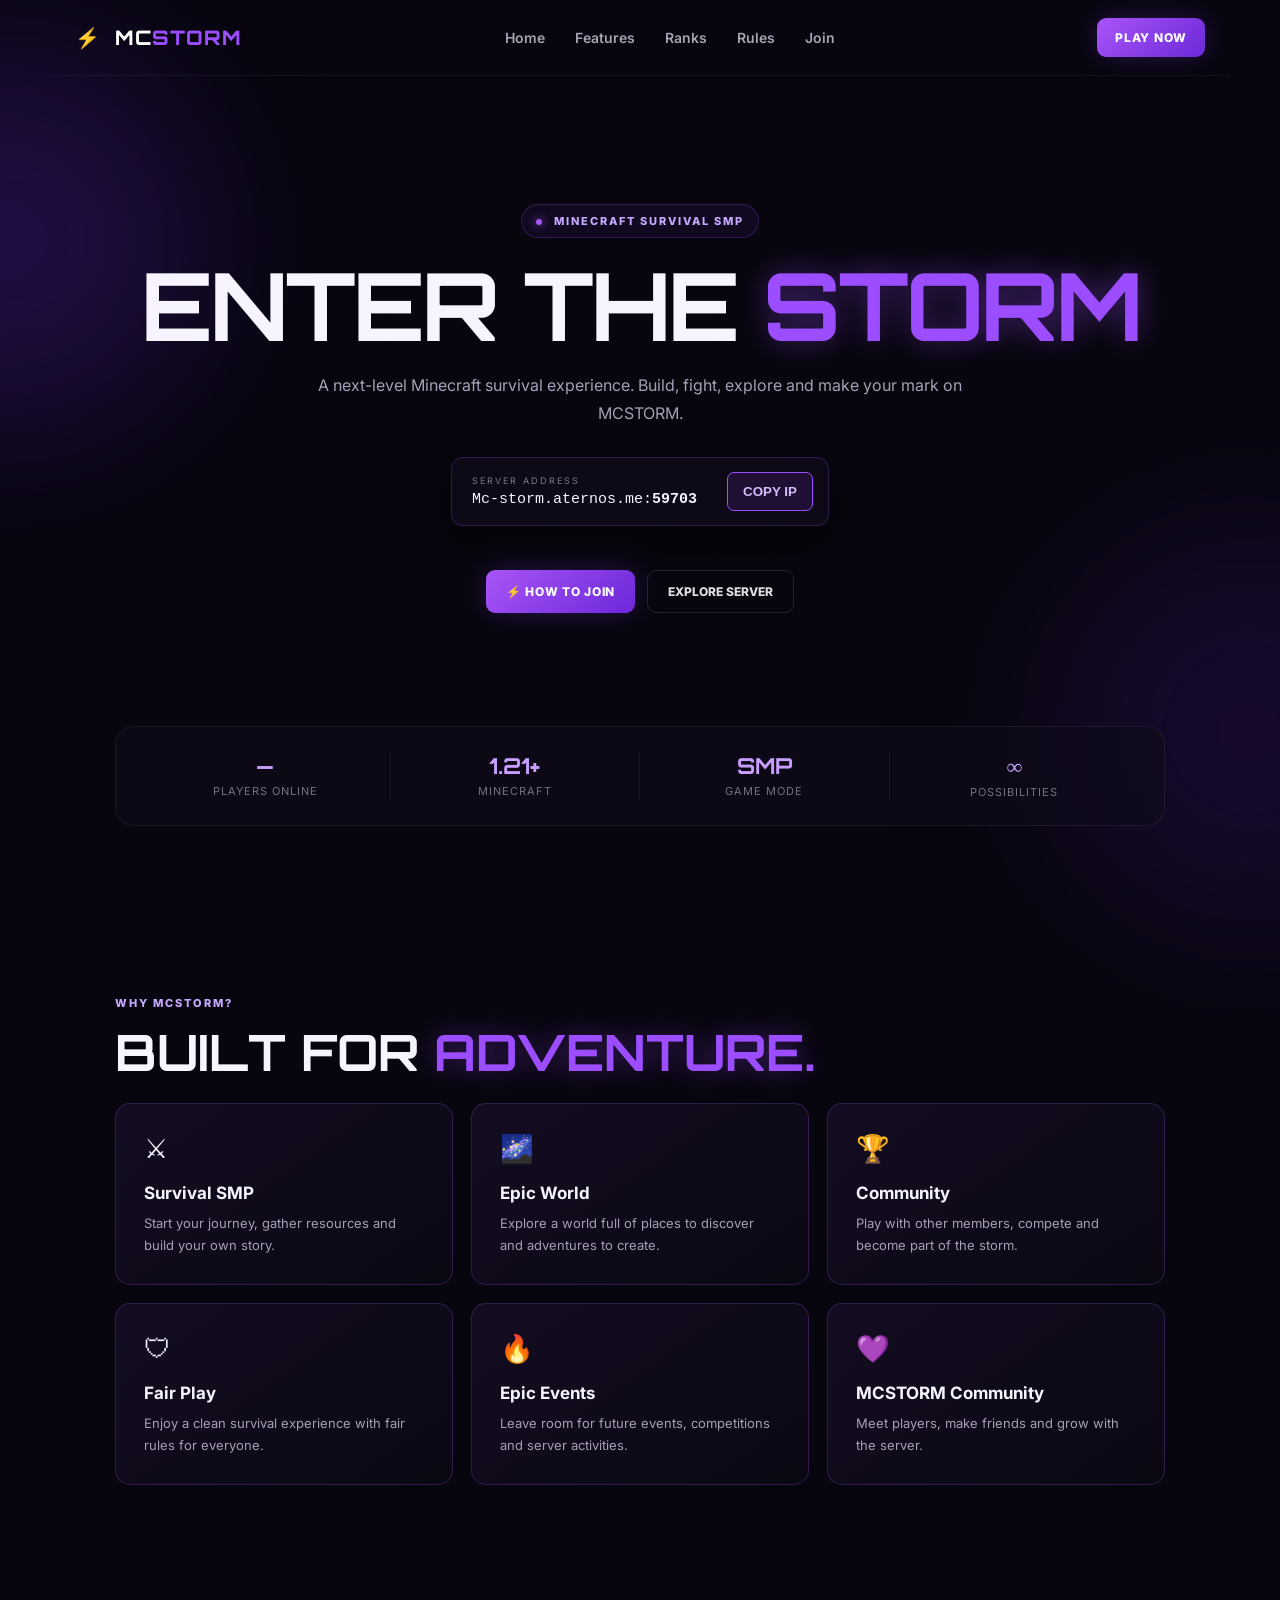
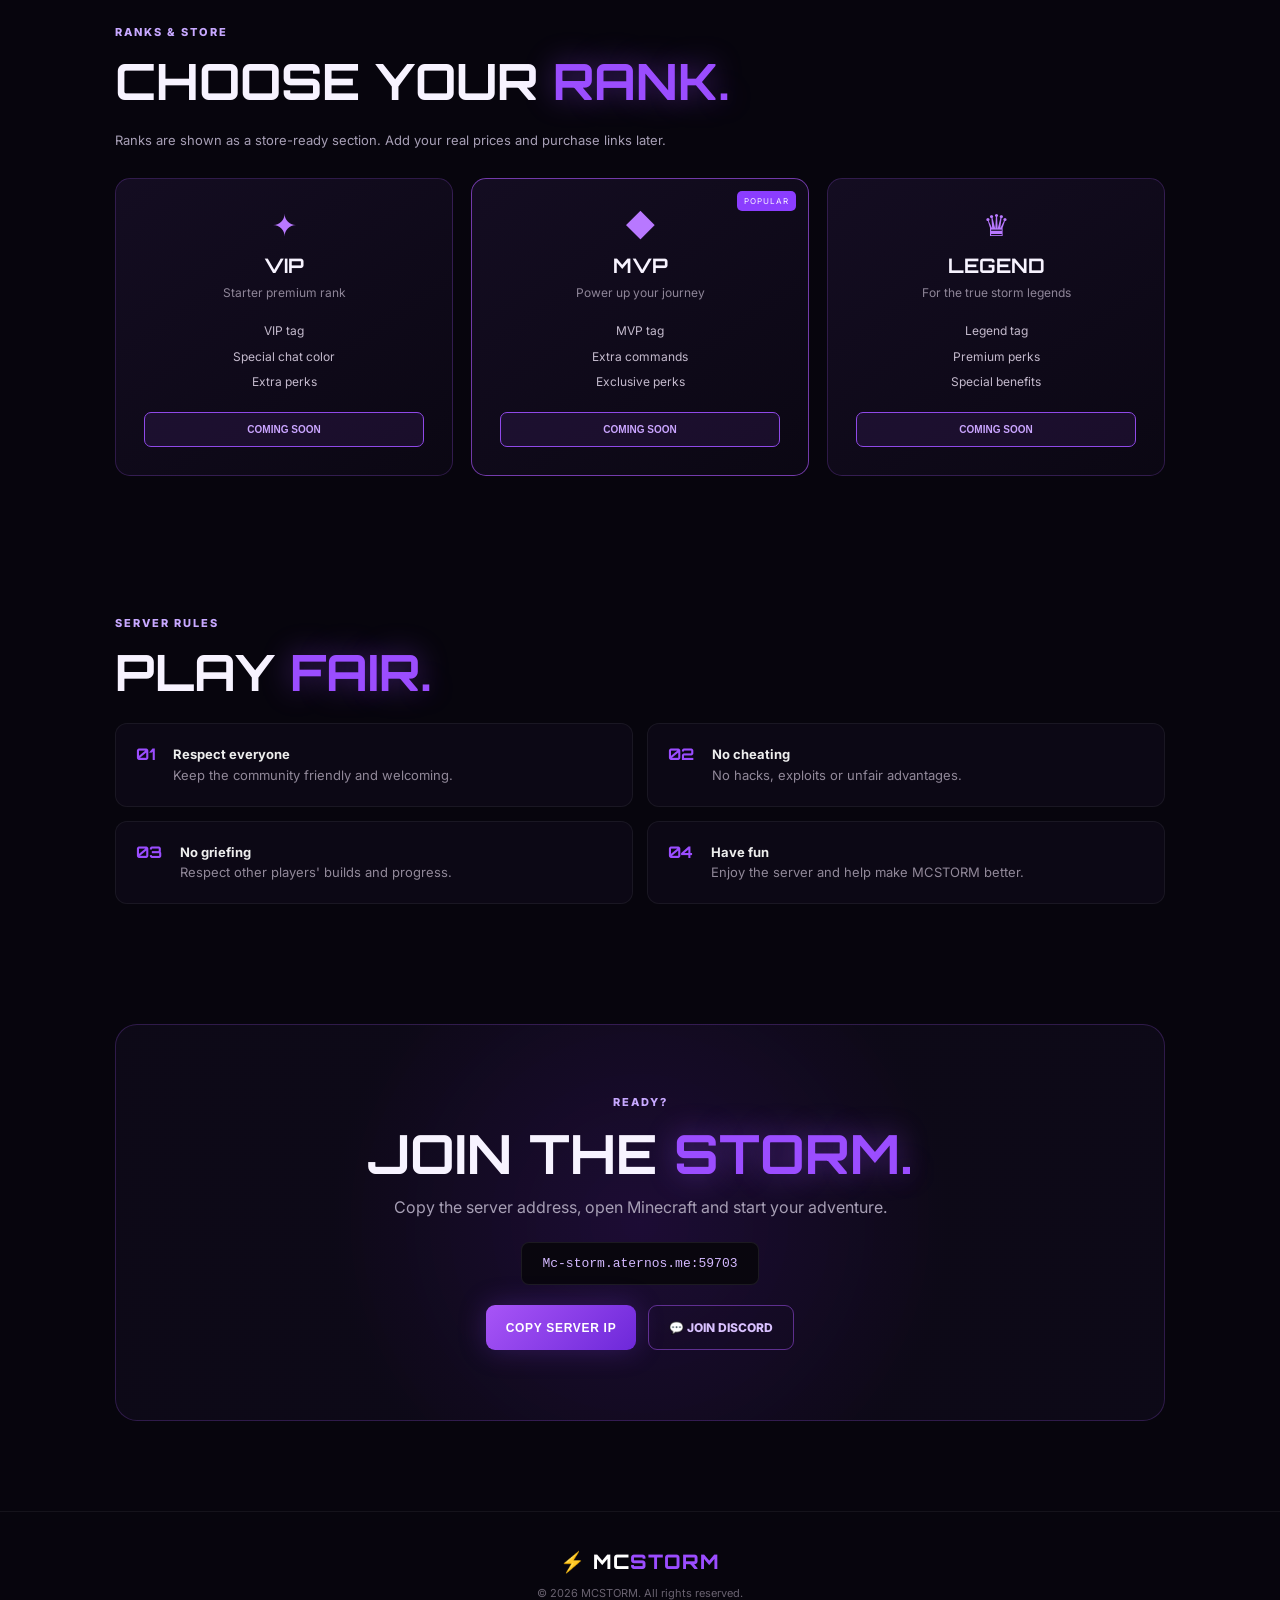
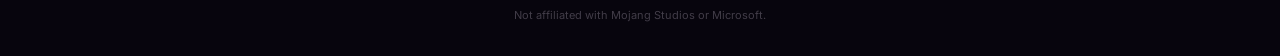
<file: index.html>
<!DOCTYPE html>
<html lang="en">
<head>
<meta charset="UTF-8"><meta name="viewport" content="width=device-width,initial-scale=1.0">
<title>MCSTORM — Minecraft SMP</title>
<meta name="description" content="MCSTORM Minecraft SMP — Join the storm.">
<link rel="preconnect" href="https://fonts.googleapis.com"><link rel="preconnect" href="https://fonts.gstatic.com" crossorigin>
<link href="https://fonts.googleapis.com/css2?family=Inter:wght@400;500;600;700;800&family=Orbitron:wght@600;700;800&display=swap" rel="stylesheet">
<link rel="stylesheet" href="./style.css?v=2">
<style>
:root{--bg:#07050d;--panel:#100b1b;--purple:#9b4dff;--text:#f7f3ff;--muted:#a79fb5;--border:rgba(168,91,255,.22)}*{box-sizing:border-box;margin:0;padding:0}html{scroll-behavior:smooth}body{font-family:Inter,Arial,sans-serif;background:var(--bg);color:var(--text);overflow-x:hidden}.bg-grid{position:fixed;inset:0;pointer-events:none;opacity:.25;background-image:linear-gradient(rgba(155,77,255,.08) 1px,transparent 1px),linear-gradient(90deg,rgba(155,77,255,.08) 1px,transparent 1px);background-size:55px 55px;mask-image:linear-gradient(to bottom,black,transparent 80%);z-index:-2}.orb{position:fixed;border-radius:50%;filter:blur(90px);opacity:.23;z-index:-1}.orb-1{width:380px;height:380px;background:#7c2cff;top:50px;left:-180px}.orb-2{width:420px;height:420px;background:#4c1d95;right:-180px;top:520px}.nav{height:76px;display:flex;align-items:center;justify-content:space-between;max-width:1180px;margin:auto;padding:0 25px;border-bottom:1px solid rgba(255,255,255,.05)}.brand{font-family:Orbitron,sans-serif;font-size:20px;font-weight:800;color:#fff;text-decoration:none;letter-spacing:1px}.brand span{color:var(--purple)}.bolt{color:var(--purple)!important;margin-right:7px}nav{display:flex;gap:30px}nav a{color:#aaa2b5;text-decoration:none;font-size:14px;font-weight:600}nav a:hover{color:#fff}.nav-btn,.primary-btn{background:linear-gradient(135deg,#a855f7,#6d28d9);color:#fff;border:0;border-radius:9px;text-decoration:none;font-weight:800;font-size:12px;letter-spacing:.7px;box-shadow:0 0 28px rgba(139,63,255,.25)}.nav-btn{padding:12px 18px}.hero{min-height:650px;display:flex;flex-direction:column;align-items:center;text-align:center;justify-content:center;padding:70px 20px 55px}.badge,.section-tag{font-size:11px;font-weight:800;letter-spacing:2px;color:#c7a8ff}.badge{border:1px solid var(--border);background:rgba(139,63,255,.08);padding:9px 14px;border-radius:999px;margin-bottom:23px}.badge span{display:inline-block;width:6px;height:6px;background:#a855f7;border-radius:50%;box-shadow:0 0 10px #a855f7;margin-right:8px}h1{font-family:Orbitron,sans-serif;font-size:clamp(48px,9vw,94px);line-height:.95;letter-spacing:-3px;margin-bottom:22px}h1 strong,h2 span{color:var(--purple);text-shadow:0 0 30px rgba(155,77,255,.45)}.hero-text{max-width:650px;color:var(--muted);line-height:1.7;font-size:16px;margin-bottom:30px}.server-card{display:flex;align-items:center;gap:30px;text-align:left;padding:14px 15px 14px 20px;background:rgba(16,11,27,.8);border:1px solid var(--border);border-radius:12px;box-shadow:0 15px 50px rgba(0,0,0,.3)}.label{font-size:9px;letter-spacing:2px;color:#81788c;margin-bottom:5px}.ip{font-family:monospace;font-size:15px}.copy-btn{padding:11px 15px;border:1px solid #9b4dff;background:rgba(155,77,255,.12);color:#d7bdff;border-radius:7px;font-weight:800;cursor:pointer}.copy-msg{font-size:11px;color:#bfa0ff;opacity:0;transition:.2s;margin-top:8px}.copy-msg.show{opacity:1}.hero-actions{display:flex;gap:12px;margin-top:22px}.primary-btn{display:inline-block;padding:14px 20px;cursor:pointer}.secondary-btn{padding:13px 20px;border:1px solid rgba(255,255,255,.12);border-radius:9px;color:#ddd;text-decoration:none;font-weight:800;font-size:12px}.stats{max-width:1050px;margin:0 auto 100px;padding:25px;display:grid;grid-template-columns:repeat(4,1fr);background:rgba(16,11,27,.65);border:1px solid rgba(255,255,255,.06);border-radius:18px}.stats div{text-align:center;border-right:1px solid rgba(255,255,255,.06)}.stats div:last-child{border:0}.stats b{display:block;font-family:Orbitron;font-size:22px;color:#c89fff}.stats span{font-size:11px;color:#777080;letter-spacing:1px;text-transform:uppercase}.section{max-width:1100px;margin:0 auto;padding:70px 25px}.section h2{font-family:Orbitron;font-size:clamp(30px,5vw,50px);margin:10px 0 20px}.section-intro{color:var(--muted);font-size:13px;margin-bottom:30px}.cards{display:grid;grid-template-columns:repeat(3,1fr);gap:18px}.card,.rank{padding:28px;background:linear-gradient(145deg,rgba(22,14,36,.9),rgba(12,8,20,.9));border:1px solid var(--border);border-radius:15px}.card:hover{transform:translateY(-5px);border-color:rgba(168,85,247,.55)}.icon{font-size:27px;margin-bottom:18px}.card h3{font-size:17px;margin-bottom:9px}.card p{font-size:13px;color:var(--muted);line-height:1.7}.rank-grid{display:grid;grid-template-columns:repeat(3,1fr);gap:18px}.rank{text-align:center;position:relative}.rank.featured{border-color:rgba(168,85,247,.65)}.popular{position:absolute;top:12px;right:12px;font-size:8px;letter-spacing:1px;background:#8b3dff;padding:5px 7px;border-radius:5px}.rank-icon{font-size:30px;color:#b878ff;margin-bottom:10px}.rank h3{font-family:Orbitron;font-size:20px}.rank p{color:#8e8598;font-size:12px;margin:7px 0 18px}.rank ul{list-style:none;color:#c4bacd;font-size:12px;line-height:2.1}.rank-btn{margin-top:18px;width:100%;padding:11px;border:1px solid #8f49e8;background:rgba(143,73,232,.1);color:#caa5ff;border-radius:7px;font-weight:800;font-size:10px;cursor:pointer}.rules{display:grid;grid-template-columns:1fr 1fr;gap:14px}.rules div{display:flex;gap:18px;padding:20px;background:rgba(16,11,27,.65);border:1px solid rgba(255,255,255,.06);border-radius:12px}.rules b{font-family:Orbitron;color:#9b4dff}.rules p{font-size:13px;color:#918899;line-height:1.6}.rules strong{color:#eee}.join-section{max-width:1100px;margin:50px auto 90px;padding:0 25px}.join-box{text-align:center;padding:70px 25px;background:radial-gradient(circle at center,rgba(117,44,213,.2),rgba(16,11,27,.75) 55%);border:1px solid var(--border);border-radius:22px}.join-box h2{font-family:Orbitron;font-size:clamp(32px,5vw,54px);margin:10px 0}.join-box p{color:var(--muted);margin:0 auto 25px}.join-ip{display:inline-block;padding:13px 20px;border-radius:8px;background:#09060e;border:1px solid rgba(255,255,255,.08);font-family:monospace;color:#d4b9ff;margin-bottom:20px}.join-buttons{display:flex;justify-content:center;gap:12px}.discord-btn{display:inline-block;padding:14px 20px;border:1px solid rgba(168,85,247,.5);border-radius:9px;color:#d9c1ff;text-decoration:none;font-size:12px;font-weight:800}footer{border-top:1px solid rgba(255,255,255,.06);padding:30px 25px;text-align:center;color:#696270;font-size:11px;line-height:2}.disclaimer{opacity:.6}@media(max-width:700px){nav{display:none}.nav{height:68px}.hero{min-height:600px;padding-top:50px}h1{letter-spacing:-2px}.server-card{width:100%;max-width:420px;gap:12px;justify-content:space-between;padding-left:14px}.ip{font-size:12px}.hero-actions,.join-buttons{flex-direction:column;width:100%;max-width:320px}.hero-actions a,.join-buttons>*{width:100%}.cards,.rank-grid,.rules,.stats{grid-template-columns:1fr}.stats{gap:20px}.stats div{border-right:0;border-bottom:1px solid rgba(255,255,255,.06);padding-bottom:16px}.stats{margin-bottom:45px}.section{padding-top:50px}}
</style>
</head>
<body>
<div class="bg-grid"></div><div class="orb orb-1"></div><div class="orb orb-2"></div>
<header class="nav">
<a class="brand" href="#home"><span class="bolt">⚡</span> MC<span>STORM</span></a>
<nav><a href="#home">Home</a><a href="#features">Features</a><a href="#ranks">Ranks</a><a href="#rules">Rules</a><a href="#join">Join</a></nav>
<a class="nav-btn" href="#join">PLAY NOW</a>
</header>
<main id="home">
<section class="hero">
<div class="badge"><span></span> MINECRAFT SURVIVAL SMP</div>
<h1>ENTER THE <strong>STORM</strong></h1>
<p class="hero-text">A next-level Minecraft survival experience. Build, fight, explore and make your mark on MCSTORM.</p>
<div class="server-card"><div><div class="label">SERVER ADDRESS</div><div class="ip">Mc-storm.aternos.me:<b>59703</b></div></div><button class="copy-btn" onclick="copyIP()">COPY IP</button></div>
<div id="copyMsg" class="copy-msg">IP copied to clipboard!</div>
<div class="hero-actions"><a class="primary-btn" href="#join">⚡ HOW TO JOIN</a><a class="secondary-btn" href="#features">EXPLORE SERVER</a></div>
</section>
<section class="stats">
<div><b id="statPlayers">—</b><span>Players Online</span></div><div><b>1.21+</b><span>Minecraft</span></div><div><b>SMP</b><span>Game Mode</span></div><div><b>∞</b><span>Possibilities</span></div>
</section>
<section id="features" class="section"><div class="section-tag">WHY MCSTORM?</div><h2>BUILT FOR <span>ADVENTURE.</span></h2>
<div class="cards">
<article class="card"><div class="icon">⚔</div><h3>Survival SMP</h3><p>Start your journey, gather resources and build your own story.</p></article>
<article class="card"><div class="icon">🌌</div><h3>Epic World</h3><p>Explore a world full of places to discover and adventures to create.</p></article>
<article class="card"><div class="icon">🏆</div><h3>Community</h3><p>Play with other members, compete and become part of the storm.</p></article>
<article class="card"><div class="icon">🛡</div><h3>Fair Play</h3><p>Enjoy a clean survival experience with fair rules for everyone.</p></article>
<article class="card"><div class="icon">🔥</div><h3>Epic Events</h3><p>Leave room for future events, competitions and server activities.</p></article>
<article class="card"><div class="icon">💜</div><h3>MCSTORM Community</h3><p>Meet players, make friends and grow with the server.</p></article>
</div></section>
<section id="ranks" class="section"><div class="section-tag">RANKS & STORE</div><h2>CHOOSE YOUR <span>RANK.</span></h2><p class="section-intro">Ranks are shown as a store-ready section. Add your real prices and purchase links later.</p>
<div class="rank-grid">
<article class="rank"><div class="rank-icon">✦</div><h3>VIP</h3><p>Starter premium rank</p><ul><li>VIP tag</li><li>Special chat color</li><li>Extra perks</li></ul><button class="rank-btn" onclick="storeAlert()">COMING SOON</button></article>
<article class="rank featured"><div class="popular">POPULAR</div><div class="rank-icon">◆</div><h3>MVP</h3><p>Power up your journey</p><ul><li>MVP tag</li><li>Extra commands</li><li>Exclusive perks</li></ul><button class="rank-btn" onclick="storeAlert()">COMING SOON</button></article>
<article class="rank"><div class="rank-icon">♛</div><h3>LEGEND</h3><p>For the true storm legends</p><ul><li>Legend tag</li><li>Premium perks</li><li>Special benefits</li></ul><button class="rank-btn" onclick="storeAlert()">COMING SOON</button></article>
</div></section>
<section id="rules" class="section"><div class="section-tag">SERVER RULES</div><h2>PLAY <span>FAIR.</span></h2>
<div class="rules"><div><b>01</b><p><strong>Respect everyone</strong><br>Keep the community friendly and welcoming.</p></div><div><b>02</b><p><strong>No cheating</strong><br>No hacks, exploits or unfair advantages.</p></div><div><b>03</b><p><strong>No griefing</strong><br>Respect other players' builds and progress.</p></div><div><b>04</b><p><strong>Have fun</strong><br>Enjoy the server and help make MCSTORM better.</p></div></div></section>
<section id="join" class="join-section"><div class="join-box"><div class="section-tag">READY?</div><h2>JOIN THE <span>STORM.</span></h2><p>Copy the server address, open Minecraft and start your adventure.</p><div class="join-ip">Mc-storm.aternos.me:59703</div>
<div class="join-buttons"><button class="primary-btn big" onclick="copyIP()">COPY SERVER IP</button><a class="discord-btn" href="https://discord.gg/rzrBrVTN5" target="_blank" rel="noopener">💬 JOIN DISCORD</a></div></div></section>
</main>
<footer><div class="brand">⚡ MC<span>STORM</span></div><p>© 2026 MCSTORM. All rights reserved.</p><p class="disclaimer">Not affiliated with Mojang Studios or Microsoft.</p></footer>
<script src="./script.js?v=2"></script>
</body></html>
</file>
<file: style.css>
:root{--bg:#07050d;--panel:#100b1b;--purple:#9b4dff;--text:#f7f3ff;--muted:#a79fb5;--border:rgba(168,91,255,.22)}*{box-sizing:border-box;margin:0;padding:0}html{scroll-behavior:smooth}body{font-family:Inter,Arial,sans-serif;background:var(--bg);color:var(--text);overflow-x:hidden}.bg-grid{position:fixed;inset:0;pointer-events:none;opacity:.25;background-image:linear-gradient(rgba(155,77,255,.08) 1px,transparent 1px),linear-gradient(90deg,rgba(155,77,255,.08) 1px,transparent 1px);background-size:55px 55px;mask-image:linear-gradient(to bottom,black,transparent 80%);z-index:-2}.orb{position:fixed;border-radius:50%;filter:blur(90px);opacity:.23;z-index:-1}.orb-1{width:380px;height:380px;background:#7c2cff;top:50px;left:-180px}.orb-2{width:420px;height:420px;background:#4c1d95;right:-180px;top:520px}.nav{height:76px;display:flex;align-items:center;justify-content:space-between;max-width:1180px;margin:auto;padding:0 25px;border-bottom:1px solid rgba(255,255,255,.05)}.brand{font-family:Orbitron,sans-serif;font-size:20px;font-weight:800;color:#fff;text-decoration:none;letter-spacing:1px}.brand span{color:var(--purple)}.bolt{color:var(--purple)!important;margin-right:7px}nav{display:flex;gap:30px}nav a{color:#aaa2b5;text-decoration:none;font-size:14px;font-weight:600}nav a:hover{color:#fff}.nav-btn,.primary-btn{background:linear-gradient(135deg,#a855f7,#6d28d9);color:#fff;border:0;border-radius:9px;text-decoration:none;font-weight:800;font-size:12px;letter-spacing:.7px;box-shadow:0 0 28px rgba(139,63,255,.25)}.nav-btn{padding:12px 18px}.hero{min-height:650px;display:flex;flex-direction:column;align-items:center;text-align:center;justify-content:center;padding:70px 20px 55px}.badge,.section-tag{font-size:11px;font-weight:800;letter-spacing:2px;color:#c7a8ff}.badge{border:1px solid var(--border);background:rgba(139,63,255,.08);padding:9px 14px;border-radius:999px;margin-bottom:23px}.badge span{display:inline-block;width:6px;height:6px;background:#a855f7;border-radius:50%;box-shadow:0 0 10px #a855f7;margin-right:8px}h1{font-family:Orbitron,sans-serif;font-size:clamp(48px,9vw,94px);line-height:.95;letter-spacing:-3px;margin-bottom:22px}h1 strong,h2 span{color:var(--purple);text-shadow:0 0 30px rgba(155,77,255,.45)}.hero-text{max-width:650px;color:var(--muted);line-height:1.7;font-size:16px;margin-bottom:30px}.server-card{display:flex;align-items:center;gap:30px;text-align:left;padding:14px 15px 14px 20px;background:rgba(16,11,27,.8);border:1px solid var(--border);border-radius:12px;box-shadow:0 15px 50px rgba(0,0,0,.3)}.label{font-size:9px;letter-spacing:2px;color:#81788c;margin-bottom:5px}.ip{font-family:monospace;font-size:15px}.copy-btn{padding:11px 15px;border:1px solid #9b4dff;background:rgba(155,77,255,.12);color:#d7bdff;border-radius:7px;font-weight:800;cursor:pointer}.copy-msg{font-size:11px;color:#bfa0ff;opacity:0;transition:.2s;margin-top:8px}.copy-msg.show{opacity:1}.hero-actions{display:flex;gap:12px;margin-top:22px}.primary-btn{display:inline-block;padding:14px 20px;cursor:pointer}.secondary-btn{padding:13px 20px;border:1px solid rgba(255,255,255,.12);border-radius:9px;color:#ddd;text-decoration:none;font-weight:800;font-size:12px}.stats{max-width:1050px;margin:0 auto 100px;padding:25px;display:grid;grid-template-columns:repeat(4,1fr);background:rgba(16,11,27,.65);border:1px solid rgba(255,255,255,.06);border-radius:18px}.stats div{text-align:center;border-right:1px solid rgba(255,255,255,.06)}.stats div:last-child{border:0}.stats b{display:block;font-family:Orbitron;font-size:22px;color:#c89fff}.stats span{font-size:11px;color:#777080;letter-spacing:1px;text-transform:uppercase}.section{max-width:1100px;margin:0 auto;padding:70px 25px}.section h2{font-family:Orbitron;font-size:clamp(30px,5vw,50px);margin:10px 0 20px}.section-intro{color:var(--muted);font-size:13px;margin-bottom:30px}.cards{display:grid;grid-template-columns:repeat(3,1fr);gap:18px}.card,.rank{padding:28px;background:linear-gradient(145deg,rgba(22,14,36,.9),rgba(12,8,20,.9));border:1px solid var(--border);border-radius:15px}.card:hover{transform:translateY(-5px);border-color:rgba(168,85,247,.55)}.icon{font-size:27px;margin-bottom:18px}.card h3{font-size:17px;margin-bottom:9px}.card p{font-size:13px;color:var(--muted);line-height:1.7}.rank-grid{display:grid;grid-template-columns:repeat(3,1fr);gap:18px}.rank{text-align:center;position:relative}.rank.featured{border-color:rgba(168,85,247,.65)}.popular{position:absolute;top:12px;right:12px;font-size:8px;letter-spacing:1px;background:#8b3dff;padding:5px 7px;border-radius:5px}.rank-icon{font-size:30px;color:#b878ff;margin-bottom:10px}.rank h3{font-family:Orbitron;font-size:20px}.rank p{color:#8e8598;font-size:12px;margin:7px 0 18px}.rank ul{list-style:none;color:#c4bacd;font-size:12px;line-height:2.1}.rank-btn{margin-top:18px;width:100%;padding:11px;border:1px solid #8f49e8;background:rgba(143,73,232,.1);color:#caa5ff;border-radius:7px;font-weight:800;font-size:10px;cursor:pointer}.rules{display:grid;grid-template-columns:1fr 1fr;gap:14px}.rules div{display:flex;gap:18px;padding:20px;background:rgba(16,11,27,.65);border:1px solid rgba(255,255,255,.06);border-radius:12px}.rules b{font-family:Orbitron;color:#9b4dff}.rules p{font-size:13px;color:#918899;line-height:1.6}.rules strong{color:#eee}.join-section{max-width:1100px;margin:50px auto 90px;padding:0 25px}.join-box{text-align:center;padding:70px 25px;background:radial-gradient(circle at center,rgba(117,44,213,.2),rgba(16,11,27,.75) 55%);border:1px solid var(--border);border-radius:22px}.join-box h2{font-family:Orbitron;font-size:clamp(32px,5vw,54px);margin:10px 0}.join-box p{color:var(--muted);margin:0 auto 25px}.join-ip{display:inline-block;padding:13px 20px;border-radius:8px;background:#09060e;border:1px solid rgba(255,255,255,.08);font-family:monospace;color:#d4b9ff;margin-bottom:20px}.join-buttons{display:flex;justify-content:center;gap:12px}.discord-btn{display:inline-block;padding:14px 20px;border:1px solid rgba(168,85,247,.5);border-radius:9px;color:#d9c1ff;text-decoration:none;font-size:12px;font-weight:800}footer{border-top:1px solid rgba(255,255,255,.06);padding:30px 25px;text-align:center;color:#696270;font-size:11px;line-height:2}.disclaimer{opacity:.6}@media(max-width:700px){nav{display:none}.nav{height:68px}.hero{min-height:600px;padding-top:50px}h1{letter-spacing:-2px}.server-card{width:100%;max-width:420px;gap:12px;justify-content:space-between;padding-left:14px}.ip{font-size:12px}.hero-actions,.join-buttons{flex-direction:column;width:100%;max-width:320px}.hero-actions a,.join-buttons>*{width:100%}.cards,.rank-grid,.rules,.stats{grid-template-columns:1fr}.stats{gap:20px}.stats div{border-right:0;border-bottom:1px solid rgba(255,255,255,.06);padding-bottom:16px}.stats{margin-bottom:45px}.section{padding-top:50px}}
</file>
